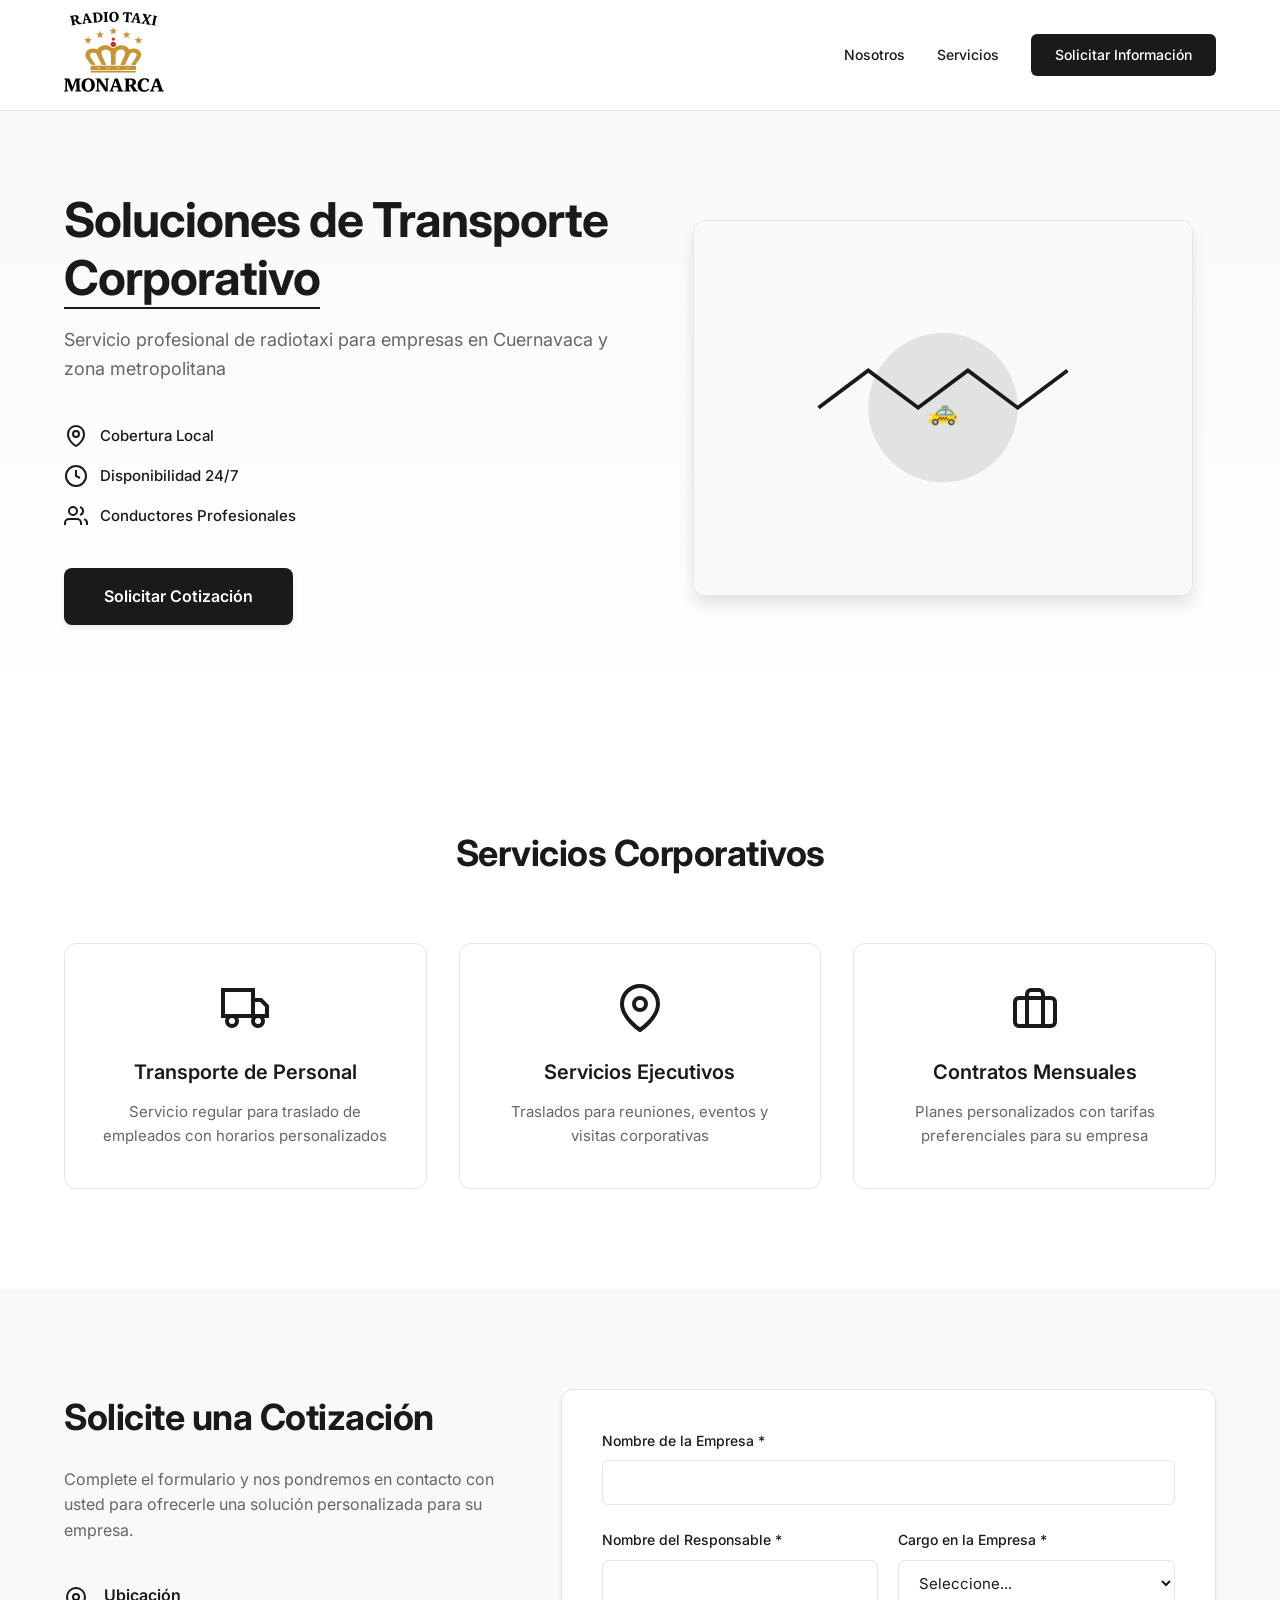
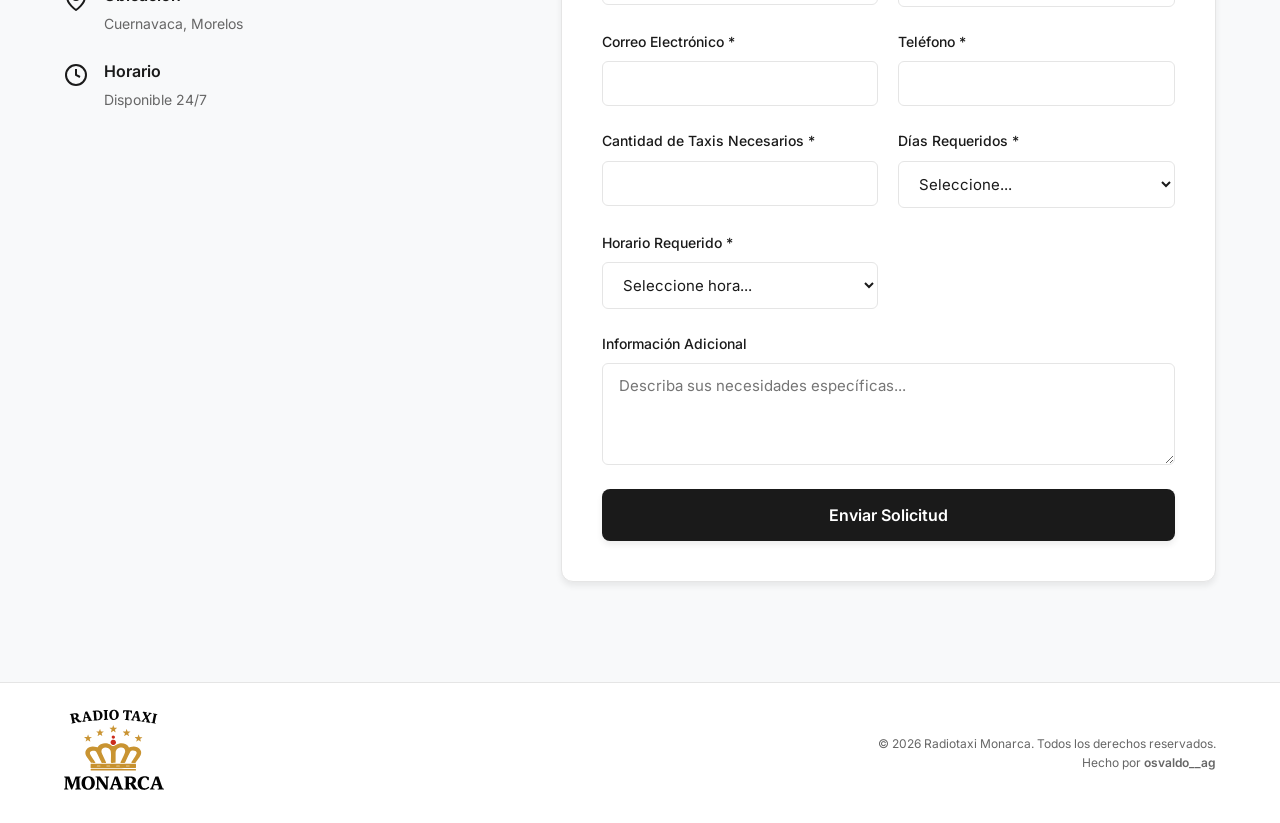
<file: index.html>
<!DOCTYPE html>
<html lang="es">

<head>
    <meta charset="UTF-8">
    <meta name="viewport" content="width=device-width, initial-scale=1.0">

    <!-- Primary Meta Tags -->
    <title>Radiotaxi Monarca - Servicio Corporativo en Cuernavaca</title>
    <meta name="title" content="Radiotaxi Monarca - Servicio Corporativo en Cuernavaca">
    <meta name="description"
        content="Servicio de radiotaxi corporativo en Cuernavaca, Morelos. Soluciones de transporte confiables para empresas. Disponible 24/7 con conductores profesionales.">
    <meta name="keywords"
        content="radiotaxi, taxi corporativo, transporte empresarial, Cuernavaca, Morelos, servicio 24/7">
    <meta name="author" content="Radiotaxi Monarca">
    <meta name="language" content="Spanish">

    <!-- TODO: Replace with actual domain URL -->
    <link rel="canonical" href="https://YOUR-DOMAIN-HERE.com/">

    <!-- Open Graph / Facebook -->
    <meta property="og:type" content="website">
    <meta property="og:url" content="https://YOUR-DOMAIN-HERE.com/">
    <meta property="og:title" content="Radiotaxi Monarca - Servicio Corporativo en Cuernavaca">
    <meta property="og:description"
        content="Servicio de radiotaxi corporativo en Cuernavaca, Morelos. Soluciones de transporte confiables para empresas. Disponible 24/7 con conductores profesionales.">
    <meta property="og:locale" content="es_MX">

    <!-- Twitter -->
    <meta property="twitter:card" content="summary_large_image">
    <meta property="twitter:url" content="https://YOUR-DOMAIN-HERE.com/">
    <meta property="twitter:title" content="Radiotaxi Monarca - Servicio Corporativo en Cuernavaca">
    <meta property="twitter:description"
        content="Servicio de radiotaxi corporativo en Cuernavaca, Morelos. Soluciones de transporte confiables para empresas. Disponible 24/7 con conductores profesionales.">

    <!-- Fonts -->
    <link rel="preconnect" href="https://fonts.googleapis.com">
    <link rel="preconnect" href="https://fonts.gstatic.com" crossorigin>
    <link href="https://fonts.googleapis.com/css2?family=Inter:wght@300;400;500;600;700&display=swap" rel="stylesheet">

    <!-- Stylesheet -->
    <link rel="stylesheet" href="styles.css">

    <!-- Structured Data (JSON-LD) -->
    <script type="application/ld+json">
    {
      "@context": "https://schema.org",
      "@type": "LocalBusiness",
      "name": "Radiotaxi Monarca",
      "description": "Servicio de radiotaxi corporativo en Cuernavaca, Morelos",
      "url": "https://YOUR-DOMAIN-HERE.com",
      "telephone": "+52-777-XXX-XXXX",
      "address": {
        "@type": "PostalAddress",
        "addressLocality": "Cuernavaca",
        "addressRegion": "Morelos",
        "addressCountry": "MX"
      },
      "geo": {
        "@type": "GeoCoordinates",
        "latitude": "18.9211",
        "longitude": "-99.2364"
      },
      "openingHoursSpecification": {
        "@type": "OpeningHoursSpecification",
        "dayOfWeek": [
          "Monday",
          "Tuesday",
          "Wednesday",
          "Thursday",
          "Friday",
          "Saturday",
          "Sunday"
        ],
        "opens": "00:00",
        "closes": "23:59"
      },
      "priceRange": "$$",
      "areaServed": {
        "@type": "City",
        "name": "Cuernavaca"
      }
    }
    </script>
</head>

<body>
    <!-- Header -->
    <header class="header">
        <div class="container">
            <div class="header-content">
                <div class="logo">
                    <img src="rtlogo.svg" alt="Radiotaxi Monarca" class="logo-img">
                </div>
                <button class="mobile-menu-toggle" aria-label="Toggle menu">
                    <span></span>
                    <span></span>
                    <span></span>
                </button>
                <nav class="nav">
                    <a href="nosotros.html">Nosotros</a>
                    <a href="#servicios">Servicios</a>
                    <a href="#contacto" class="btn-primary">Solicitar Información</a>
                </nav>
            </div>
        </div>
    </header>

    <!-- Hero Section -->
    <section class="hero">
        <div class="container">
            <div class="hero-content">
                <div class="hero-text">
                    <h2 class="hero-title">Soluciones de Transporte <span class="highlight">Corporativo</span></h2>
                    <p class="hero-subtitle">Servicio profesional de radiotaxi para empresas en Cuernavaca y zona
                        metropolitana</p>
                    <div class="hero-features">
                        <div class="feature-item">
                            <svg class="icon" viewBox="0 0 24 24" fill="none" stroke="currentColor" stroke-width="2">
                                <path d="M12 22s-8-4.5-8-11.8A8 8 0 0 1 12 2a8 8 0 0 1 8 8.2c0 7.3-8 11.8-8 11.8z" />
                                <circle cx="12" cy="10" r="3" />
                            </svg>
                            <span>Cobertura Local</span>
                        </div>
                        <div class="feature-item">
                            <svg class="icon" viewBox="0 0 24 24" fill="none" stroke="currentColor" stroke-width="2">
                                <circle cx="12" cy="12" r="10" />
                                <polyline points="12 6 12 12 16 14" />
                            </svg>
                            <span>Disponibilidad 24/7</span>
                        </div>
                        <div class="feature-item">
                            <svg class="icon" viewBox="0 0 24 24" fill="none" stroke="currentColor" stroke-width="2">
                                <path d="M17 21v-2a4 4 0 0 0-4-4H5a4 4 0 0 0-4 4v2" />
                                <circle cx="9" cy="7" r="4" />
                                <path d="M23 21v-2a4 4 0 0 0-3-3.87" />
                                <path d="M16 3.13a4 4 0 0 1 0 7.75" />
                            </svg>
                            <span>Conductores Profesionales</span>
                        </div>
                    </div>
                    <a href="#contacto" class="btn-cta">Solicitar Cotización</a>
                </div>
                <div class="hero-image">
                    <div class="image-placeholder">
                        <svg viewBox="0 0 400 300" fill="none">
                            <rect width="400" height="300" fill="#f8f9fa" />
                            <path d="M100 150 L140 120 L180 150 L220 120 L260 150 L300 120" stroke="#1a1a1a"
                                stroke-width="3" fill="none" />
                            <circle cx="200" cy="150" r="60" fill="#1a1a1a" opacity="0.1" />
                            <text x="200" y="160" text-anchor="middle" fill="#1a1a1a" font-size="20"
                                font-family="Inter">🚕</text>
                        </svg>
                    </div>
                </div>
            </div>
        </div>
    </section>

    <!-- Services Section -->
    <section id="servicios" class="services">
        <div class="container">
            <h2 class="section-title">Servicios Corporativos</h2>
            <div class="services-grid">
                <div class="service-card">
                    <div class="service-icon">
                        <svg viewBox="0 0 24 24" fill="none" stroke="currentColor" stroke-width="2">
                            <rect x="1" y="3" width="15" height="13" />
                            <polygon points="16 8 20 8 23 11 23 16 16 16 16 8" />
                            <circle cx="5.5" cy="18.5" r="2.5" />
                            <circle cx="18.5" cy="18.5" r="2.5" />
                        </svg>
                    </div>
                    <h3>Transporte de Personal</h3>
                    <p>Servicio regular para traslado de empleados con horarios personalizados</p>
                </div>
                <div class="service-card">
                    <div class="service-icon">
                        <svg viewBox="0 0 24 24" fill="none" stroke="currentColor" stroke-width="2">
                            <path d="M21 10c0 7-9 13-9 13s-9-6-9-13a9 9 0 0 1 18 0z" />
                            <circle cx="12" cy="10" r="3" />
                        </svg>
                    </div>
                    <h3>Servicios Ejecutivos</h3>
                    <p>Traslados para reuniones, eventos y visitas corporativas</p>
                </div>
                <div class="service-card">
                    <div class="service-icon">
                        <svg viewBox="0 0 24 24" fill="none" stroke="currentColor" stroke-width="2">
                            <rect x="2" y="7" width="20" height="14" rx="2" ry="2" />
                            <path d="M16 21V5a2 2 0 0 0-2-2h-4a2 2 0 0 0-2 2v16" />
                        </svg>
                    </div>
                    <h3>Contratos Mensuales</h3>
                    <p>Planes personalizados con tarifas preferenciales para su empresa</p>
                </div>
            </div>
        </div>
    </section>

    <!-- Contact Form Section -->
    <section id="contacto" class="contact">
        <div class="container">
            <div class="contact-wrapper">
                <div class="contact-info">
                    <h2>Solicite una Cotización</h2>
                    <p class="contact-description">Complete el formulario y nos pondremos en contacto con usted para
                        ofrecerle una solución personalizada para su empresa.</p>
                    <div class="info-items">
                        <div class="info-item">
                            <svg class="icon" viewBox="0 0 24 24" fill="none" stroke="currentColor" stroke-width="2">
                                <path d="M21 10c0 7-9 13-9 13s-9-6-9-13a9 9 0 0 1 18 0z" />
                                <circle cx="12" cy="10" r="3" />
                            </svg>
                            <div>
                                <h4>Ubicación</h4>
                                <p>Cuernavaca, Morelos</p>
                            </div>
                        </div>
                        <div class="info-item">
                            <svg class="icon" viewBox="0 0 24 24" fill="none" stroke="currentColor" stroke-width="2">
                                <circle cx="12" cy="12" r="10" />
                                <polyline points="12 6 12 12 16 14" />
                            </svg>
                            <div>
                                <h4>Horario</h4>
                                <p>Disponible 24/7</p>
                            </div>
                        </div>
                    </div>
                </div>
                <div class="contact-form-container">
                    <form id="contactForm" class="contact-form">
                        <div class="form-group">
                            <label for="companyName">Nombre de la Empresa *</label>
                            <input type="text" id="companyName" name="companyName" required>
                        </div>

                        <div class="form-row">
                            <div class="form-group">
                                <label for="contactName">Nombre del Responsable *</label>
                                <input type="text" id="contactName" name="contactName" required>
                            </div>
                            <div class="form-group">
                                <label for="position">Cargo en la Empresa *</label>
                                <select id="position" name="position" required>
                                    <option value="">Seleccione...</option>
                                    <option value="director">Director/Gerente General</option>
                                    <option value="rh">Recursos Humanos</option>
                                    <option value="admin">Administración</option>
                                    <option value="compras">Compras</option>
                                    <option value="empleado">Empleado</option>
                                    <option value="otro">Otro</option>
                                </select>
                            </div>
                        </div>

                        <div class="form-row">
                            <div class="form-group">
                                <label for="email">Correo Electrónico *</label>
                                <input type="email" id="email" name="email" required>
                            </div>
                            <div class="form-group">
                                <label for="phone">Teléfono *</label>
                                <input type="tel" id="phone" name="phone" required>
                            </div>
                        </div>

                        <div class="form-row">
                            <div class="form-group">
                                <label for="taxisNeeded">Cantidad de Taxis Necesarios *</label>
                                <input type="number" id="taxisNeeded" name="taxisNeeded" min="1" required>
                            </div>
                            <div class="form-group">
                                <label for="scheduleDays">Días Requeridos *</label>
                                <select id="scheduleDays" name="scheduleDays" required>
                                    <option value="">Seleccione...</option>
                                    <option value="lunes-viernes">Lunes a Viernes</option>
                                    <option value="lunes-sabado">Lunes a Sábado</option>
                                    <option value="todos">Todos los días</option>
                                    <option value="variable">Horario Variable</option>
                                </select>
                            </div>
                        </div>

                        <div class="form-row">
                            <div class="form-group">
                                <label for="scheduleTime">Horario Requerido *</label>
                                <select id="scheduleTime" name="scheduleTime" required>
                                    <option value="">Seleccione hora...</option>
                                    <option value="12:00 AM">12:00 AM</option>
                                    <option value="1:00 AM">1:00 AM</option>
                                    <option value="2:00 AM">2:00 AM</option>
                                    <option value="3:00 AM">3:00 AM</option>
                                    <option value="4:00 AM">4:00 AM</option>
                                    <option value="5:00 AM">5:00 AM</option>
                                    <option value="6:00 AM">6:00 AM</option>
                                    <option value="7:00 AM">7:00 AM</option>
                                    <option value="8:00 AM">8:00 AM</option>
                                    <option value="9:00 AM">9:00 AM</option>
                                    <option value="10:00 AM">10:00 AM</option>
                                    <option value="11:00 AM">11:00 AM</option>
                                    <option value="12:00 PM">12:00 PM</option>
                                    <option value="1:00 PM">1:00 PM</option>
                                    <option value="2:00 PM">2:00 PM</option>
                                    <option value="3:00 PM">3:00 PM</option>
                                    <option value="4:00 PM">4:00 PM</option>
                                    <option value="5:00 PM">5:00 PM</option>
                                    <option value="6:00 PM">6:00 PM</option>
                                    <option value="7:00 PM">7:00 PM</option>
                                    <option value="8:00 PM">8:00 PM</option>
                                    <option value="9:00 PM">9:00 PM</option>
                                    <option value="10:00 PM">10:00 PM</option>
                                    <option value="11:00 PM">11:00 PM</option>
                                </select>
                            </div>
                        </div>

                        <div class="form-group">
                            <label for="message">Información Adicional</label>
                            <textarea id="message" name="message" rows="4"
                                placeholder="Describa sus necesidades específicas..."></textarea>
                        </div>

                        <button type="submit" class="btn-submit">Enviar Solicitud</button>
                    </form>
                    <div id="formSuccess" class="form-success hidden">
                        <svg class="success-icon" viewBox="0 0 24 24" fill="none" stroke="currentColor"
                            stroke-width="2">
                            <path d="M22 11.08V12a10 10 0 1 1-5.93-9.14" />
                            <polyline points="22 4 12 14.01 9 11.01" />
                        </svg>
                        <h3>¡Solicitud Enviada!</h3>
                        <p>Nos pondremos en contacto con usted a la brevedad.</p>
                    </div>
                </div>
            </div>
        </div>
    </section>

    <!-- Footer -->
    <footer class="footer">
        <div class="container">
            <div class="footer-content">
                <div class="footer-brand">
                    <img src="rtlogo.svg" alt="Radiotaxi Monarca" class="footer-logo">
                </div>
                <div class="footer-info">
                    <p>&copy; 2026 Radiotaxi Monarca. Todos los derechos reservados.</p>
                    <p>Hecho por <a href="https://www.instagram.com/osvaldo__ag?igsh=bHd1ZzZ1d3YwZmw4&utm_source=qr"
                            target="_blank" rel="noopener noreferrer"
                            style="color: inherit; text-decoration: none; font-weight: 600;">osvaldo__ag</a></p>
                </div>
            </div>
        </div>
    </footer>

    <script src="script.js"></script>
</body>

</html>
</file>
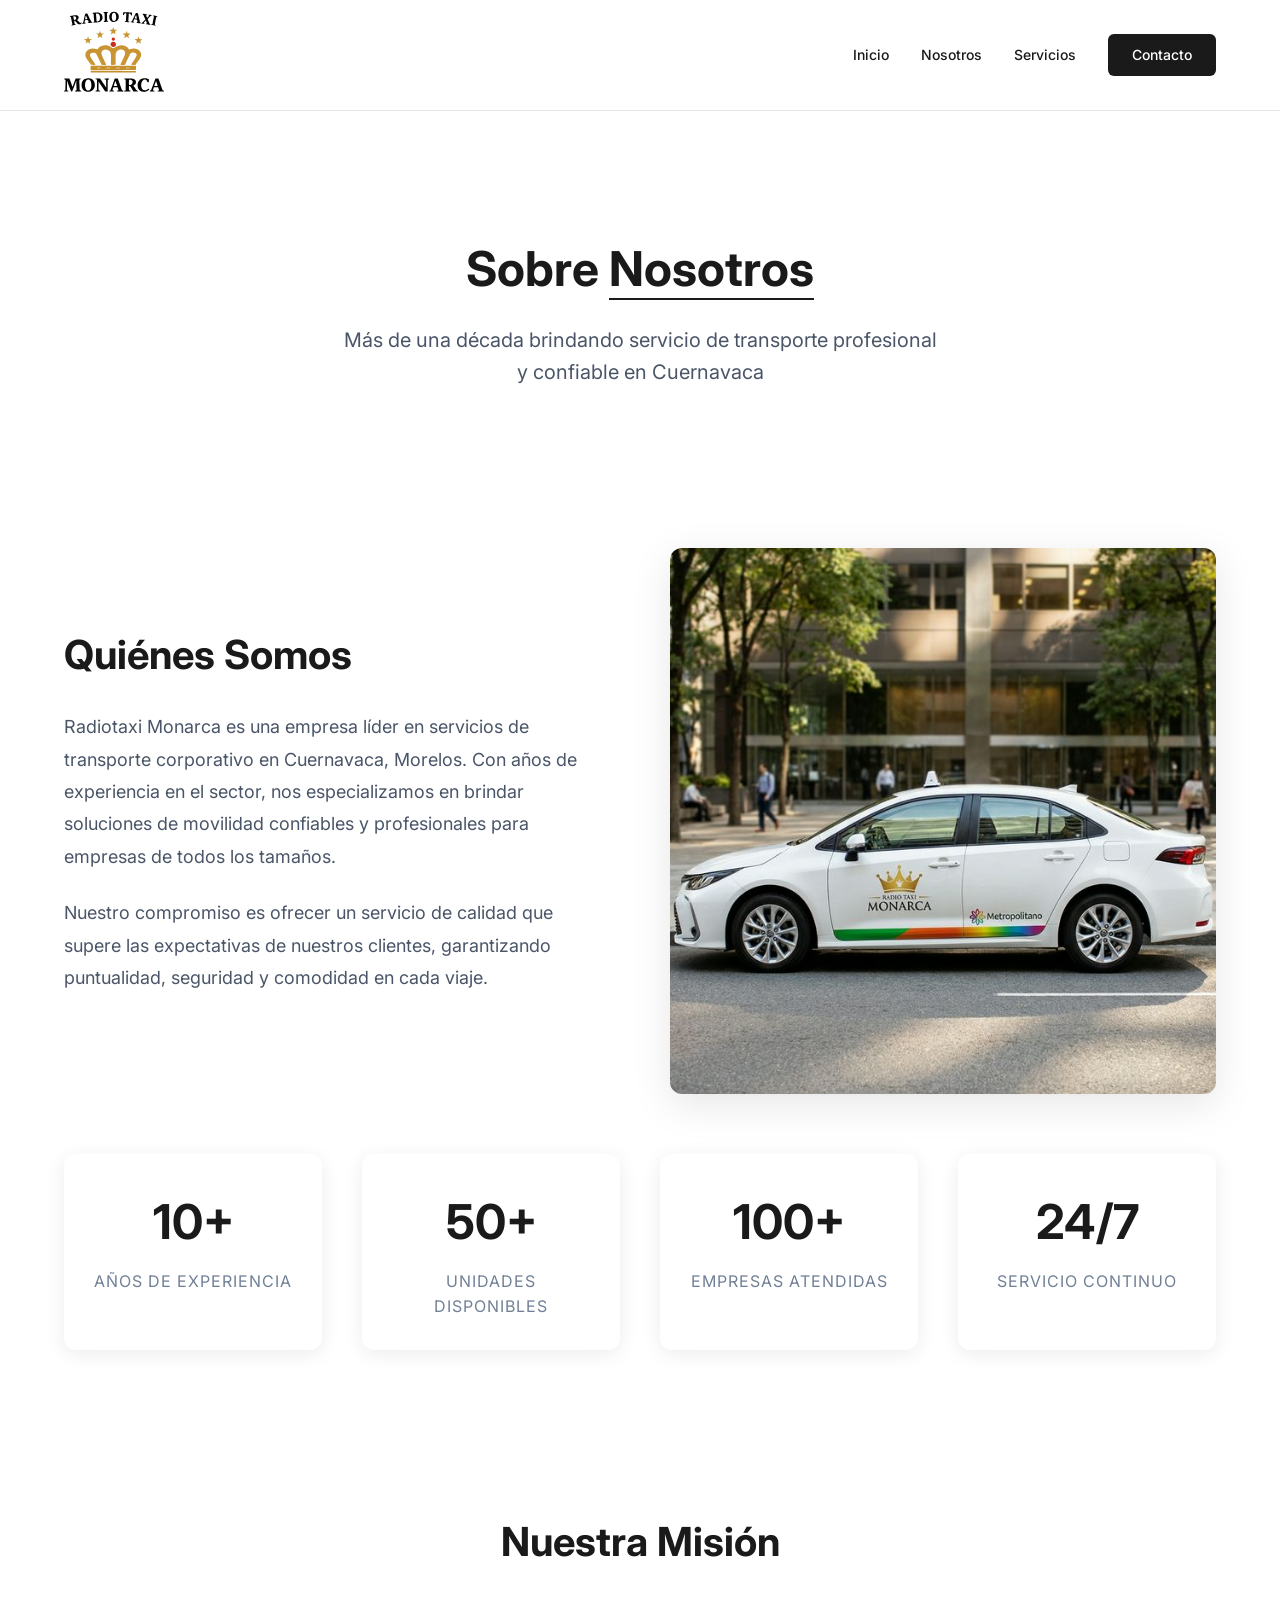
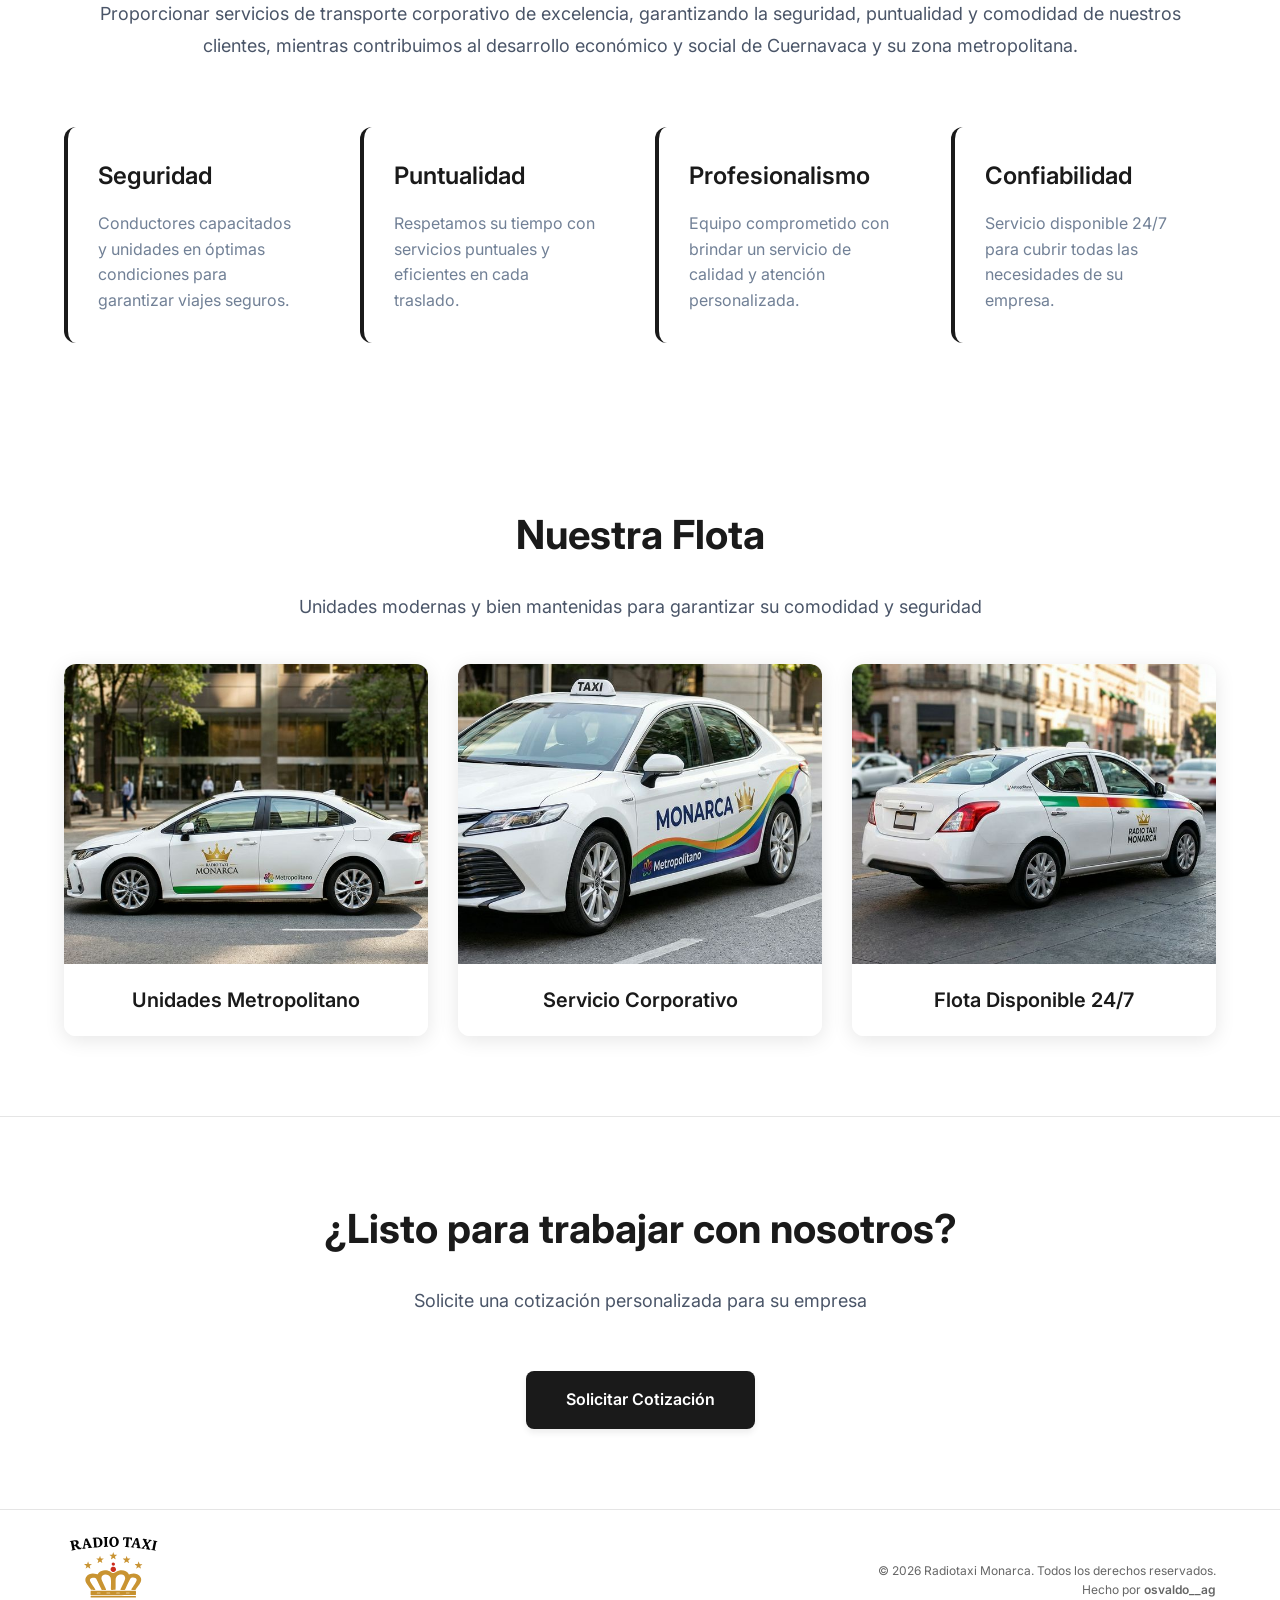
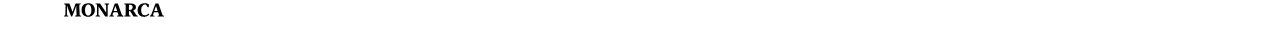
<file: nosotros.html>
<!DOCTYPE html>
<html lang="es">

<head>
    <meta charset="UTF-8">
    <meta name="viewport" content="width=device-width, initial-scale=1.0">

    <!-- Primary Meta Tags -->
    <title>Nosotros - Radiotaxi Monarca</title>
    <meta name="title" content="Nosotros - Radiotaxi Monarca">
    <meta name="description"
        content="Conoce más sobre Radiotaxi Monarca, nuestro servicio de transporte corporativo en Cuernavaca, Morelos. Más de 10 años de experiencia brindando servicio profesional.">
    <meta name="keywords" content="radiotaxi monarca, nosotros, historia, flota, Cuernavaca, transporte corporativo">
    <meta name="author" content="Radiotaxi Monarca">
    <meta name="language" content="Spanish">

    <!-- TODO: Replace with actual domain URL -->
    <link rel="canonical" href="https://YOUR-DOMAIN-HERE.com/nosotros.html">

    <!-- Open Graph / Facebook -->
    <meta property="og:type" content="website">
    <meta property="og:url" content="https://YOUR-DOMAIN-HERE.com/nosotros.html">
    <meta property="og:title" content="Nosotros - Radiotaxi Monarca">
    <meta property="og:description"
        content="Conoce más sobre Radiotaxi Monarca, nuestro servicio de transporte corporativo en Cuernavaca, Morelos. Más de 10 años de experiencia brindando servicio profesional.">
    <meta property="og:locale" content="es_MX">

    <!-- Twitter -->
    <meta property="twitter:card" content="summary_large_image">
    <meta property="twitter:url" content="https://YOUR-DOMAIN-HERE.com/nosotros.html">
    <meta property="twitter:title" content="Nosotros - Radiotaxi Monarca">
    <meta property="twitter:description"
        content="Conoce más sobre Radiotaxi Monarca, nuestro servicio de transporte corporativo en Cuernavaca, Morelos. Más de 10 años de experiencia brindando servicio profesional.">

    <!-- Fonts -->
    <link rel="preconnect" href="https://fonts.googleapis.com">
    <link rel="preconnect" href="https://fonts.gstatic.com" crossorigin>
    <link href="https://fonts.googleapis.com/css2?family=Inter:wght@300;400;500;600;700&display=swap" rel="stylesheet">

    <!-- Stylesheet -->
    <link rel="stylesheet" href="styles.css">

    <!-- Breadcrumb Structured Data -->
    <script type="application/ld+json">
    {
      "@context": "https://schema.org",
      "@type": "BreadcrumbList",
      "itemListElement": [{
        "@type": "ListItem",
        "position": 1,
        "name": "Inicio",
        "item": "https://YOUR-DOMAIN-HERE.com/"
      },{
        "@type": "ListItem",
        "position": 2,
        "name": "Nosotros",
        "item": "https://YOUR-DOMAIN-HERE.com/nosotros.html"
      }]
    }
    </script>
    <style>
        .about-hero {
            background: white;
            padding: 120px 0 80px;
            text-align: center;
            color: #1a1a1a;
        }

        .about-hero h1 {
            font-size: 3rem;
            font-weight: 700;
            margin-bottom: 1rem;
            color: #1a1a1a;
        }

        .about-hero p {
            font-size: 1.25rem;
            color: #4a5568;
            max-width: 600px;
            margin: 0 auto;
        }

        .about-section {
            padding: 80px 0;
            background: white;
        }

        .about-content {
            display: grid;
            grid-template-columns: 1fr 1fr;
            gap: 60px;
            align-items: center;
        }

        .about-text h2 {
            font-size: 2.5rem;
            font-weight: 700;
            margin-bottom: 1.5rem;
            color: #1a1a1a;
        }

        .about-text p {
            font-size: 1.125rem;
            line-height: 1.8;
            color: #4a5568;
            margin-bottom: 1.5rem;
        }

        .about-image {
            border-radius: 12px;
            overflow: hidden;
            box-shadow: 0 10px 40px rgba(0, 0, 0, 0.1);
        }

        .about-image img {
            width: 100%;
            height: auto;
            display: block;
            object-fit: cover;
        }

        .stats-grid {
            display: grid;
            grid-template-columns: repeat(auto-fit, minmax(200px, 1fr));
            gap: 40px;
            margin-top: 60px;
        }

        .stat-card {
            text-align: center;
            padding: 30px;
            background: white;
            border-radius: 12px;
            box-shadow: 0 4px 20px rgba(0, 0, 0, 0.08);
        }

        .stat-number {
            font-size: 3rem;
            font-weight: 700;
            color: #1a1a1a;
            margin-bottom: 0.5rem;
        }

        .stat-label {
            font-size: 1rem;
            color: #718096;
            text-transform: uppercase;
            letter-spacing: 1px;
        }

        .values-grid {
            display: grid;
            grid-template-columns: repeat(auto-fit, minmax(250px, 1fr));
            gap: 30px;
            margin-top: 40px;
        }

        .value-card {
            padding: 30px;
            background: white;
            border-radius: 12px;
            border-left: 4px solid #1a1a1a;
        }

        .value-card h3 {
            font-size: 1.5rem;
            font-weight: 600;
            margin-bottom: 1rem;
            color: #1a1a1a;
        }

        .value-card p {
            color: #718096;
            line-height: 1.6;
        }

        .fleet-gallery {
            display: grid;
            grid-template-columns: repeat(auto-fit, minmax(300px, 1fr));
            gap: 30px;
            margin-top: 40px;
        }

        .fleet-item {
            border-radius: 12px;
            overflow: hidden;
            box-shadow: 0 4px 20px rgba(0, 0, 0, 0.1);
            transition: transform 0.3s ease, box-shadow 0.3s ease;
        }

        .fleet-item:hover {
            transform: translateY(-5px);
            box-shadow: 0 8px 30px rgba(0, 0, 0, 0.15);
        }

        .fleet-item img {
            width: 100%;
            height: 300px;
            object-fit: cover;
            display: block;
        }

        .fleet-caption {
            padding: 20px;
            background: white;
            text-align: center;
        }

        .fleet-caption h3 {
            font-size: 1.25rem;
            font-weight: 600;
            color: #1a1a1a;
        }

        @media (max-width: 768px) {
            .about-hero h1 {
                font-size: 2rem;
            }

            .about-content {
                grid-template-columns: 1fr;
                gap: 40px;
            }

            .about-text h2 {
                font-size: 2rem;
            }

            .stat-number {
                font-size: 2.5rem;
            }
        }
    </style>
</head>

<body>
    <!-- Header -->
    <header class="header">
        <div class="container">
            <div class="header-content">
                <div class="logo">
                    <img src="rtlogo.svg" alt="Radiotaxi Monarca" class="logo-img">
                </div>
                <button class="mobile-menu-toggle" aria-label="Toggle menu">
                    <span></span>
                    <span></span>
                    <span></span>
                </button>
                <nav class="nav">
                    <a href="index.html">Inicio</a>
                    <a href="nosotros.html">Nosotros</a>
                    <a href="index.html#servicios">Servicios</a>
                    <a href="index.html#contacto" class="btn-primary">Contacto</a>
                </nav>
            </div>
        </div>
    </header>

    <!-- Hero Section -->
    <section class="about-hero">
        <div class="container">
            <h1>Sobre <span class="highlight">Nosotros</span></h1>
            <p>Más de una década brindando servicio de transporte profesional y confiable en Cuernavaca</p>
        </div>
    </section>

    <!-- About Section -->
    <section class="about-section">
        <div class="container">
            <div class="about-content">
                <div class="about-text">
                    <h2>Quiénes Somos</h2>
                    <p>Radiotaxi Monarca es una empresa líder en servicios de transporte corporativo en Cuernavaca,
                        Morelos. Con años de experiencia en el sector, nos especializamos en brindar soluciones de
                        movilidad confiables y profesionales para empresas de todos los tamaños.</p>
                    <p>Nuestro compromiso es ofrecer un servicio de calidad que supere las expectativas de nuestros
                        clientes, garantizando puntualidad, seguridad y comodidad en cada viaje.</p>
                </div>
                <div class="about-image">
                    <img src="taxi_fleet_1.png" alt="Radiotaxi Monarca - Flota de taxis">
                </div>
            </div>

            <!-- Stats -->
            <div class="stats-grid">
                <div class="stat-card">
                    <div class="stat-number">10+</div>
                    <div class="stat-label">Años de Experiencia</div>
                </div>
                <div class="stat-card">
                    <div class="stat-number">50+</div>
                    <div class="stat-label">Unidades Disponibles</div>
                </div>
                <div class="stat-card">
                    <div class="stat-number">100+</div>
                    <div class="stat-label">Empresas Atendidas</div>
                </div>
                <div class="stat-card">
                    <div class="stat-number">24/7</div>
                    <div class="stat-label">Servicio Continuo</div>
                </div>
            </div>
        </div>
    </section>

    <!-- Mission & Vision -->
    <section class="about-section">
        <div class="container">
            <div class="about-content" style="grid-template-columns: 1fr;">
                <div class="about-text" style="text-align: center;">
                    <h2>Nuestra Misión</h2>
                    <p>Proporcionar servicios de transporte corporativo de excelencia, garantizando la seguridad,
                        puntualidad y comodidad de nuestros clientes, mientras contribuimos al desarrollo económico y
                        social de Cuernavaca y su zona metropolitana.</p>
                </div>
            </div>

            <!-- Values -->
            <div class="values-grid">
                <div class="value-card">
                    <h3> Seguridad</h3>
                    <p>Conductores capacitados y unidades en óptimas condiciones para garantizar viajes seguros.</p>
                </div>
                <div class="value-card">
                    <h3> Puntualidad</h3>
                    <p>Respetamos su tiempo con servicios puntuales y eficientes en cada traslado.</p>
                </div>
                <div class="value-card">
                    <h3> Profesionalismo</h3>
                    <p>Equipo comprometido con brindar un servicio de calidad y atención personalizada.</p>
                </div>
                <div class="value-card">
                    <h3> Confiabilidad</h3>
                    <p>Servicio disponible 24/7 para cubrir todas las necesidades de su empresa.</p>
                </div>
            </div>
        </div>
    </section>

    <!-- Fleet Section -->
    <section class="about-section">
        <div class="container">
            <div class="about-text" style="text-align: center; margin-bottom: 20px;">
                <h2>Nuestra Flota</h2>
                <p>Unidades modernas y bien mantenidas para garantizar su comodidad y seguridad</p>
            </div>

            <div class="fleet-gallery">
                <div class="fleet-item">
                    <img src="taxi_fleet_1.png" alt="Taxi Monarca - Unidad 1">
                    <div class="fleet-caption">
                        <h3>Unidades Metropolitano</h3>
                    </div>
                </div>
                <div class="fleet-item">
                    <img src="taxi_fleet_2.png" alt="Taxi Monarca - Unidad 2">
                    <div class="fleet-caption">
                        <h3>Servicio Corporativo</h3>
                    </div>
                </div>
                <div class="fleet-item">
                    <img src="taxi_fleet_3.png" alt="Taxi Monarca - Unidad 3">
                    <div class="fleet-caption">
                        <h3>Flota Disponible 24/7</h3>
                    </div>
                </div>
            </div>
        </div>
    </section>

    <!-- CTA Section -->
    <section class="about-section" style="background: white; border-top: 1px solid #e5e5e5;">
        <div class="container">
            <div class="about-text" style="text-align: center;">
                <h2 style="color: #1a1a1a;">¿Listo para trabajar con nosotros?</h2>
                <p style="color: #4a5568;">Solicite una cotización personalizada para su empresa</p>
                <a href="index.html#contacto" class="btn-cta" style="margin-top: 30px; display: inline-block;">Solicitar
                    Cotización</a>
            </div>
        </div>
    </section>

    <!-- Footer -->
    <footer class="footer">
        <div class="container">
            <div class="footer-content">
                <div class="footer-brand">
                    <img src="rtlogo.svg" alt="Radiotaxi Monarca" class="footer-logo">
                </div>
                <div class="footer-info">
                    <p>&copy; 2026 Radiotaxi Monarca. Todos los derechos reservados.</p>
                    <p>Hecho por <a href="https://www.instagram.com/osvaldo__ag?igsh=bHd1ZzZ1d3YwZmw4&utm_source=qr"
                            target="_blank" rel="noopener noreferrer"
                            style="color: inherit; text-decoration: none; font-weight: 600;">osvaldo__ag</a></p>
                </div>
            </div>
        </div>
    </footer>

    <script src="script.js"></script>
</body>

</html>
</file>
<file: styles.css>
:root {
    --primary-color: #1a1a1a;
    --secondary-color: #ffffff;
    --accent-color: #2d2d2d;
    --text-primary: #1a1a1a;
    --text-secondary: #666666;
    --text-light: #999999;
    --border-color: #e5e5e5;
    --bg-light: #f8f9fa;
    --success-color: #10b981;
    --shadow-sm: 0 1px 2px rgba(0, 0, 0, 0.05);
    --shadow-md: 0 4px 6px rgba(0, 0, 0, 0.07);
    --shadow-lg: 0 10px 15px rgba(0, 0, 0, 0.1);
    --transition: all 0.3s cubic-bezier(0.4, 0, 0.2, 1);
}

* {
    margin: 0;
    padding: 0;
    box-sizing: border-box;
}

html {
    scroll-behavior: smooth;
}

body {
    font-family: 'Inter', -apple-system, BlinkMacSystemFont, 'Segoe UI', sans-serif;
    color: var(--text-primary);
    background-color: var(--secondary-color);
    line-height: 1.6;
    overflow-x: hidden;
    -webkit-font-smoothing: antialiased;
    -moz-osx-font-smoothing: grayscale;
}

.container {
    max-width: 1200px;
    margin: 0 auto;
    padding: 0 24px;
}

/* Header */
.header {
    background-color: var(--secondary-color);
    border-bottom: 1px solid var(--border-color);
    padding: 5px 0;
    position: sticky;
    top: 0;
    z-index: 100;
    backdrop-filter: blur(5px);
    background-color: rgba(255, 255, 255, 0.95);
}

.header-content {
    display: flex;
    justify-content: space-between;
    align-items: center;
}

.logo {
    display: flex;
    align-items: center;
    gap: 12px;
}

.logo-img {
    height: 100px;
    width: auto;
}

.logo-text h1 {
    font-size: 24px;
    font-weight: 700;
    color: var(--primary-color);
    letter-spacing: -0.5px;
}

.logo .location {
    font-size: 12px;
    color: var(--text-secondary);
    font-weight: 400;
    margin-top: 2px;
}

.highlight {
    color: var(--primary-color);
    position: relative;
}

.highlight::after {
    content: '';
    position: absolute;
    bottom: -2px;
    left: 0;
    width: 100%;
    height: 2px;
    background-color: var(--primary-color);
}

.nav {
    display: flex;
    gap: 32px;
    align-items: center;
}

.nav a {
    text-decoration: none;
    color: var(--text-primary);
    font-weight: 500;
    font-size: 14px;
    transition: var(--transition);
}

.nav a:hover {
    color: var(--text-secondary);
}

/* Mobile Menu Toggle */
.mobile-menu-toggle {
    display: none;
    flex-direction: column;
    gap: 5px;
    background: none;
    border: none;
    cursor: pointer;
    padding: 8px;
    z-index: 1001;
}

.mobile-menu-toggle span {
    width: 25px;
    height: 3px;
    background-color: var(--primary-color);
    transition: var(--transition);
    border-radius: 2px;
}

.mobile-menu-toggle.active span:nth-child(1) {
    transform: rotate(45deg) translate(7px, 7px);
}

.mobile-menu-toggle.active span:nth-child(2) {
    opacity: 0;
}

.mobile-menu-toggle.active span:nth-child(3) {
    transform: rotate(-45deg) translate(7px, -7px);
}

.btn-primary {
    background-color: var(--primary-color);
    color: var(--secondary-color) !important;
    padding: 10px 24px;
    border-radius: 6px;
    transition: var(--transition);
}

.btn-primary:hover {
    background-color: var(--accent-color);
    transform: translateY(-1px);
    box-shadow: var(--shadow-md);
}

/* Hero Section */
.hero {
    padding: 80px 0 100px;
    background: linear-gradient(180deg, var(--bg-light) 0%, var(--secondary-color) 100%);
}

.hero-content {
    display: grid;
    grid-template-columns: 1fr 1fr;
    gap: 60px;
    align-items: center;
}

.hero-title {
    font-size: 48px;
    font-weight: 700;
    line-height: 1.2;
    margin-bottom: 20px;
    color: var(--primary-color);
    letter-spacing: -1px;
}

.hero-subtitle {
    font-size: 18px;
    color: var(--text-secondary);
    margin-bottom: 40px;
    line-height: 1.6;
}

.hero-features {
    display: flex;
    flex-direction: column;
    gap: 16px;
    margin-bottom: 40px;
}

.feature-item {
    display: flex;
    align-items: center;
    gap: 12px;
    color: var(--text-primary);
    font-weight: 500;
    font-size: 15px;
}

.feature-item .icon {
    width: 24px;
    height: 24px;
    color: var(--primary-color);
}

.btn-cta {
    display: inline-block;
    background-color: var(--primary-color);
    color: var(--secondary-color);
    padding: 16px 40px;
    border-radius: 8px;
    text-decoration: none;
    font-weight: 600;
    font-size: 16px;
    transition: var(--transition);
    box-shadow: var(--shadow-md);
}

.btn-cta:hover {
    background-color: var(--accent-color);
    transform: translateY(-2px);
    box-shadow: var(--shadow-lg);
}

.hero-image {
    display: flex;
    justify-content: center;
    align-items: center;
}

.image-placeholder {
    width: 100%;
    max-width: 500px;
    border-radius: 12px;
    overflow: hidden;
    box-shadow: var(--shadow-lg);
    background-color: var(--secondary-color);
    border: 1px solid var(--border-color);
}

.image-placeholder svg {
    width: 100%;
    height: auto;
    display: block;
}

/* Services Section */
.services {
    padding: 100px 0;
    background-color: var(--secondary-color);
}

.section-title {
    font-size: 36px;
    font-weight: 700;
    text-align: center;
    margin-bottom: 60px;
    color: var(--primary-color);
    letter-spacing: -0.5px;
}

.services-grid {
    display: grid;
    grid-template-columns: repeat(3, 1fr);
    gap: 32px;
}

.service-card {
    padding: 40px 32px;
    background-color: var(--secondary-color);
    border: 1px solid var(--border-color);
    border-radius: 12px;
    transition: var(--transition);
    text-align: center;
}

.service-card:hover {
    transform: translateY(-4px);
    box-shadow: var(--shadow-lg);
    border-color: var(--primary-color);
}

.service-icon {
    width: 48px;
    height: 48px;
    margin: 0 auto 24px;
    color: var(--primary-color);
}

.service-card h3 {
    font-size: 20px;
    font-weight: 600;
    margin-bottom: 12px;
    color: var(--primary-color);
}

.service-card p {
    color: var(--text-secondary);
    font-size: 15px;
    line-height: 1.6;
}

/* Contact Section */
.contact {
    padding: 100px 0;
    background-color: var(--bg-light);
}

.contact-wrapper {
    display: grid;
    grid-template-columns: 1fr 1.5fr;
    gap: 60px;
    align-items: start;
}

.contact-info h2 {
    font-size: 36px;
    font-weight: 700;
    margin-bottom: 20px;
    color: var(--primary-color);
    letter-spacing: -0.5px;
}

.contact-description {
    font-size: 16px;
    color: var(--text-secondary);
    margin-bottom: 40px;
    line-height: 1.6;
}

.info-items {
    display: flex;
    flex-direction: column;
    gap: 24px;
}

.info-item {
    display: flex;
    gap: 16px;
    align-items: start;
}

.info-item .icon {
    width: 24px;
    height: 24px;
    color: var(--primary-color);
    flex-shrink: 0;
    margin-top: 4px;
}

.info-item h4 {
    font-size: 16px;
    font-weight: 600;
    margin-bottom: 4px;
    color: var(--primary-color);
}

.info-item p {
    font-size: 14px;
    color: var(--text-secondary);
}

/* Contact Form */
.contact-form-container {
    background-color: var(--secondary-color);
    padding: 40px;
    border-radius: 12px;
    box-shadow: var(--shadow-md);
    border: 1px solid var(--border-color);
}

.contact-form {
    display: flex;
    flex-direction: column;
    gap: 24px;
}

.form-row {
    display: grid;
    grid-template-columns: 1fr 1fr;
    gap: 20px;
}

.form-group {
    display: flex;
    flex-direction: column;
    gap: 8px;
}

.form-group label {
    font-size: 14px;
    font-weight: 500;
    color: var(--text-primary);
}

.form-group input,
.form-group select,
.form-group textarea {
    padding: 12px 16px;
    border: 1px solid var(--border-color);
    border-radius: 6px;
    font-size: 15px;
    font-family: 'Inter', sans-serif;
    transition: var(--transition);
    background-color: var(--secondary-color);
    color: var(--text-primary);
}

.form-group input:focus,
.form-group select:focus,
.form-group textarea:focus {
    outline: none;
    border-color: var(--primary-color);
    box-shadow: 0 0 0 3px rgba(26, 26, 26, 0.1);
}

.form-group textarea {
    resize: vertical;
    min-height: 100px;
}

.btn-submit {
    background-color: var(--primary-color);
    color: var(--secondary-color);
    padding: 16px 32px;
    border: none;
    border-radius: 8px;
    font-size: 16px;
    font-weight: 600;
    cursor: pointer;
    transition: var(--transition);
    font-family: 'Inter', sans-serif;
    box-shadow: var(--shadow-md);
}

.btn-submit:hover {
    background-color: var(--accent-color);
    transform: translateY(-2px);
    box-shadow: var(--shadow-lg);
}

.btn-submit:active {
    transform: translateY(0);
}

/* Form Success Message */
.form-success {
    text-align: center;
    padding: 60px 40px;
}

.form-success.hidden {
    display: none;
}

.success-icon {
    width: 64px;
    height: 64px;
    color: var(--success-color);
    margin: 0 auto 24px;
}

.form-success h3 {
    font-size: 24px;
    font-weight: 700;
    margin-bottom: 12px;
    color: var(--primary-color);
}

.form-success p {
    font-size: 16px;
    color: var(--text-secondary);
}

/* Footer */
.footer {
    background-color: var(--secondary-color);
    color: var(--primary-color);
    padding: 20px 0;
    border-top: 1px solid var(--border-color);
}

.footer-content {
    display: flex;
    justify-content: space-between;
    align-items: center;
    gap: 40px;
}

.footer-brand {
    display: flex;
    align-items: center;
    gap: 20px;
}

.footer-brand h3 {
    font-size: 18px;
    font-weight: 700;
    margin-bottom: 4px;
    color: var(--primary-color);
}

.footer-brand .highlight::after {
    background-color: var(--primary-color);
}

.footer-brand p {
    font-size: 12px;
    color: var(--text-secondary);
}

.footer-nav {
    display: flex;
    gap: 24px;
    align-items: center;
}

.footer-nav a {
    text-decoration: none;
    color: var(--text-primary);
    font-weight: 500;
    font-size: 14px;
    transition: var(--transition);
}

.footer-nav a:hover {
    color: var(--text-secondary);
}

.footer-info p {
    font-size: 12px;
    color: var(--text-secondary);
    text-align: right;
}

/* Responsive Design */

/* Tablet and Medium Devices */
@media (max-width: 968px) {
    .hero-content {
        grid-template-columns: 1fr;
        gap: 40px;
    }

    .hero-image {
        order: -1;
    }

    .hero-title {
        font-size: 36px;
    }

    .services-grid {
        grid-template-columns: 1fr;
        gap: 24px;
    }

    .contact-wrapper {
        grid-template-columns: 1fr;
        gap: 40px;
    }

    .form-row {
        grid-template-columns: 1fr;
    }

    .footer-content {
        flex-direction: column;
        gap: 16px;
        text-align: center;
    }

    .footer-brand {
        justify-content: center;
    }

    .footer-nav {
        flex-direction: column;
        gap: 12px;
    }

    .footer-info p {
        text-align: center;
    }
}

/* Tablets */
@media (max-width: 768px) {
    .container {
        padding: 0 20px;
    }

    .header {
        padding: 8px 0;
    }

    .logo-img {
        height: 80px;
    }

    .hero {
        padding: 50px 0 70px;
    }

    .hero-title {
        font-size: 34px;
    }

    .btn-cta {
        padding: 14px 32px;
        font-size: 15px;
    }

    .service-card {
        padding: 32px 24px;
    }

    .services {
        padding: 80px 0;
    }

    .contact {
        padding: 80px 0;
    }
}

/* Mobile Devices */
@media (max-width: 640px) {
    .container {
        padding: 0 16px;
    }

    /* Show hamburger menu on mobile */
    .mobile-menu-toggle {
        display: flex;
    }

    /* Mobile navigation */
    .nav {
        position: fixed;
        top: 0;
        right: -100%;
        height: 100vh;
        width: 280px;
        background-color: var(--secondary-color);
        flex-direction: column;
        gap: 0;
        padding: 80px 32px 32px;
        box-shadow: -2px 0 10px rgba(0, 0, 0, 0.1);
        transition: right 0.3s ease-in-out;
        z-index: 1000;
        align-items: flex-start;
    }

    .nav.active {
        right: 0;
    }

    .nav a {
        width: 100%;
        padding: 16px 0;
        border-bottom: 1px solid var(--border-color);
        font-size: 16px;
    }

    .nav a.btn-primary {
        margin-top: 16px;
        border: none;
        text-align: center;
        padding: 14px 24px;
        border-radius: 6px;
    }


    .btn-primary {
        padding: 8px 16px;
        font-size: 13px;
    }

    .hero {
        padding: 40px 0 60px;
    }

    .hero-title {
        font-size: 28px;
        line-height: 1.3;
    }

    .hero-subtitle {
        font-size: 15px;
    }

    .feature-item {
        font-size: 14px;
    }

    .btn-cta {
        width: 100%;
        text-align: center;
        padding: 14px 24px;
    }

    .section-title {
        font-size: 26px;
    }

    .contact-info h2 {
        font-size: 26px;
    }

    .contact-form-container {
        padding: 24px 20px;
    }

    .form-group label {
        font-size: 13px;
    }

    .form-group input,
    .form-group select,
    .form-group textarea {
        padding: 12px 14px;
        font-size: 14px;
        min-height: 44px;
        /* Touch-friendly */
    }

    .btn-submit {
        width: 100%;
        padding: 16px;
        font-size: 15px;
        min-height: 48px;
        /* Touch-friendly */
    }

    .services {
        padding: 50px 0;
    }

    .contact {
        padding: 50px 0;
    }

    .service-card {
        padding: 28px 20px;
    }

    .footer {
        padding: 16px 0;
    }

    .footer-logo {
        height: 80px;
    }

    .footer-info p {
        font-size: 11px;
    }
}

/* Very Small Mobile Devices */
@media (max-width: 375px) {
    .hero-title {
        font-size: 24px;
    }

    .hero-subtitle {
        font-size: 14px;
    }

    .section-title {
        font-size: 22px;
    }

    .logo-img {
        height: 70px;
    }

    .btn-primary {
        padding: 8px 12px;
        font-size: 12px;
    }

    .service-card h3 {
        font-size: 18px;
    }

    .service-card p {
        font-size: 14px;
    }

    .contact-form-container {
        padding: 20px 16px;
    }
}

/* Footer Logo */
.footer-logo {
    height: 100px;
    width: auto;
    margin-bottom: 0;
}
</file>
